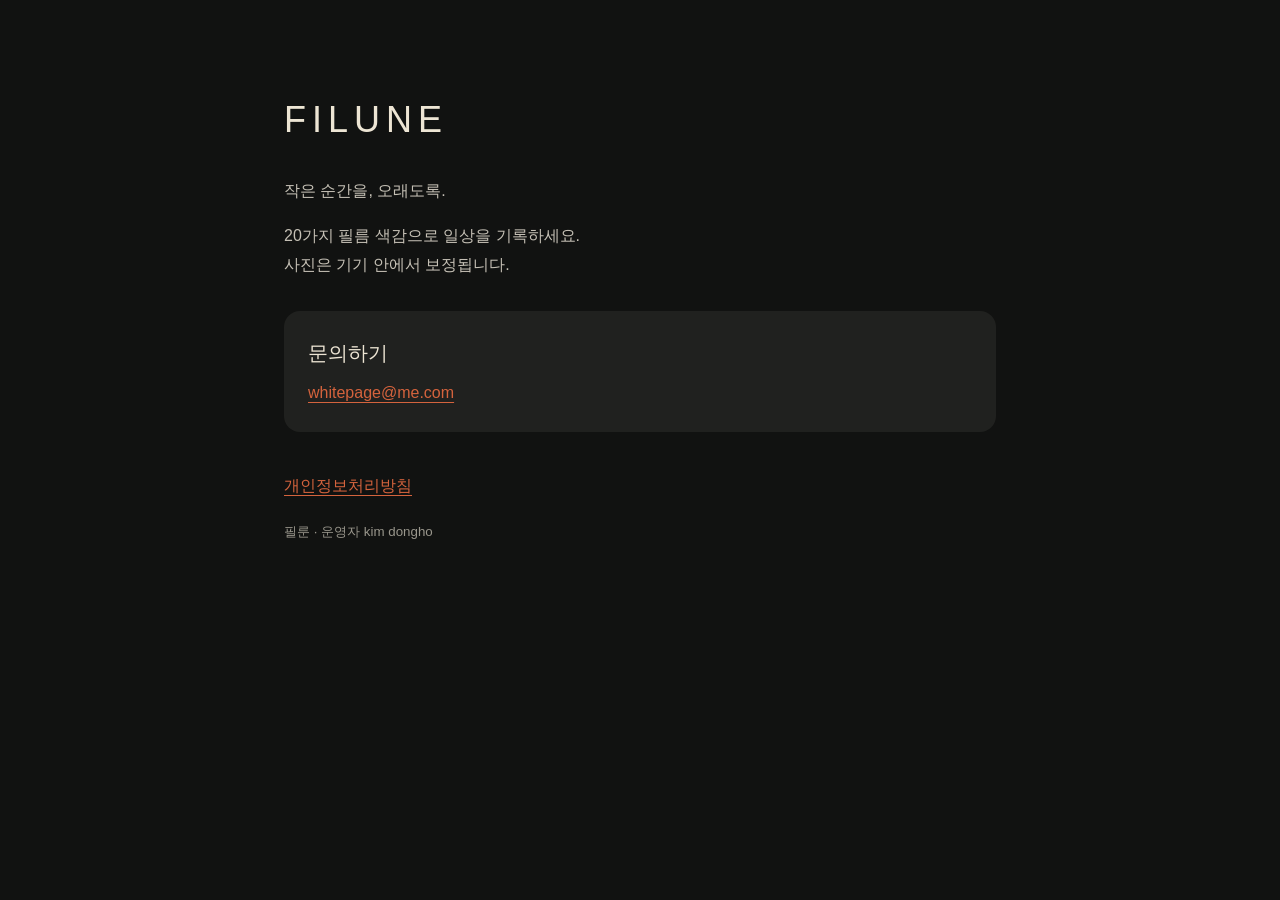
<file: index.html>
<!doctype html>
<html lang="ko">
<head><meta charset="utf-8"><meta name="viewport" content="width=device-width,initial-scale=1"><title>필룬 FILUNE · 고객지원</title><link rel="stylesheet" href="style.css"></head>
<body><main>
<h1>FILUNE</h1><p>작은 순간을, 오래도록.</p>
<p>20가지 필름 색감으로 일상을 기록하세요.<br>사진은 기기 안에서 보정됩니다.</p>
<section class="card"><h2>문의하기</h2><a href="mailto:whitepage@me.com">whitepage@me.com</a></section>
<nav><a href="privacy.html">개인정보처리방침</a></nav>
<p><small>필룬 · 운영자 kim dongho</small></p>
</main></body></html>
</file>
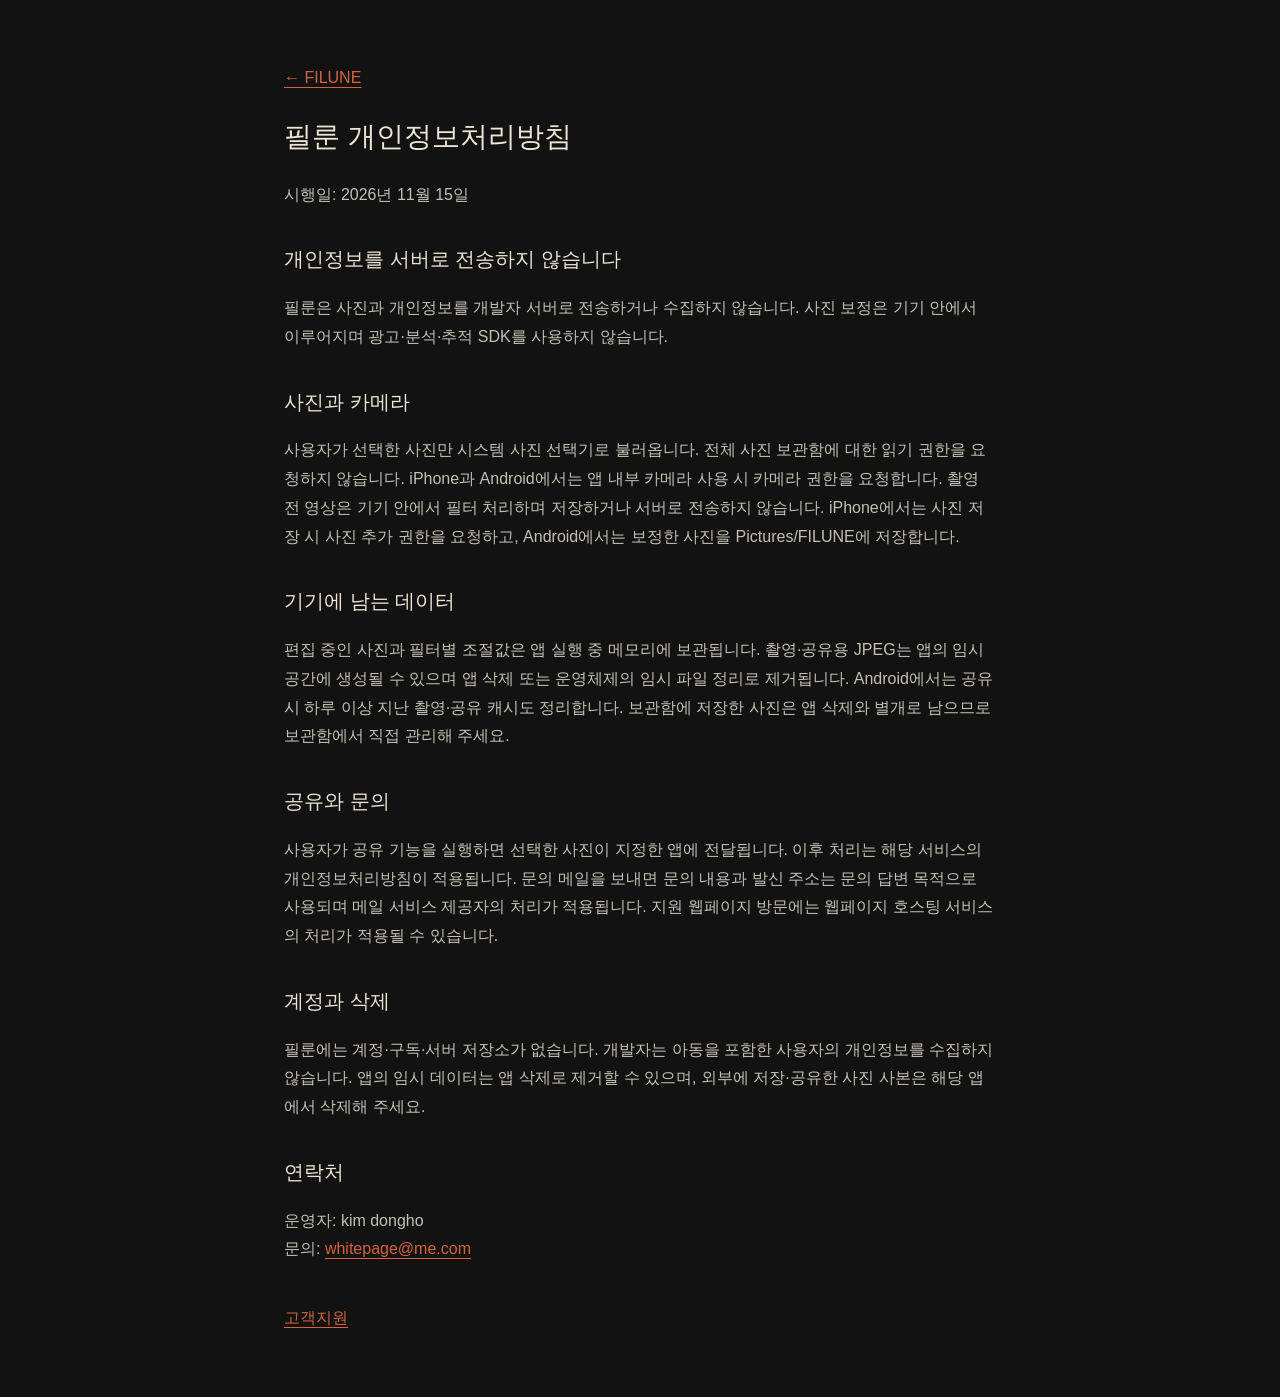
<file: privacy.html>
<!doctype html>
<html lang="ko">
<head><meta charset="utf-8"><meta name="viewport" content="width=device-width,initial-scale=1"><title>필룬 FILUNE · 개인정보처리방침</title><link rel="stylesheet" href="style.css"></head>
<body><main>
<a href="index.html">← FILUNE</a><h1 class="policy-title">필룬 개인정보처리방침</h1>
<p>시행일: 2026년 11월 15일</p>
<h2>개인정보를 서버로 전송하지 않습니다</h2>
<p>필룬은 사진과 개인정보를 개발자 서버로 전송하거나 수집하지 않습니다. 사진 보정은 기기 안에서 이루어지며 광고·분석·추적 SDK를 사용하지 않습니다.</p>
<h2>사진과 카메라</h2>
<p>사용자가 선택한 사진만 시스템 사진 선택기로 불러옵니다. 전체 사진 보관함에 대한 읽기 권한을 요청하지 않습니다. iPhone과 Android에서는 앱 내부 카메라 사용 시 카메라 권한을 요청합니다. 촬영 전 영상은 기기 안에서 필터 처리하며 저장하거나 서버로 전송하지 않습니다. iPhone에서는 사진 저장 시 사진 추가 권한을 요청하고, Android에서는 보정한 사진을 Pictures/FILUNE에 저장합니다.</p>
<h2>기기에 남는 데이터</h2>
<p>편집 중인 사진과 필터별 조절값은 앱 실행 중 메모리에 보관됩니다. 촬영·공유용 JPEG는 앱의 임시 공간에 생성될 수 있으며 앱 삭제 또는 운영체제의 임시 파일 정리로 제거됩니다. Android에서는 공유 시 하루 이상 지난 촬영·공유 캐시도 정리합니다. 보관함에 저장한 사진은 앱 삭제와 별개로 남으므로 보관함에서 직접 관리해 주세요.</p>
<h2>공유와 문의</h2>
<p>사용자가 공유 기능을 실행하면 선택한 사진이 지정한 앱에 전달됩니다. 이후 처리는 해당 서비스의 개인정보처리방침이 적용됩니다. 문의 메일을 보내면 문의 내용과 발신 주소는 문의 답변 목적으로 사용되며 메일 서비스 제공자의 처리가 적용됩니다. 지원 웹페이지 방문에는 웹페이지 호스팅 서비스의 처리가 적용될 수 있습니다.</p>
<h2>계정과 삭제</h2>
<p>필룬에는 계정·구독·서버 저장소가 없습니다. 개발자는 아동을 포함한 사용자의 개인정보를 수집하지 않습니다. 앱의 임시 데이터는 앱 삭제로 제거할 수 있으며, 외부에 저장·공유한 사진 사본은 해당 앱에서 삭제해 주세요.</p>
<h2>연락처</h2><p>운영자: kim dongho<br>문의: <a href="mailto:whitepage@me.com">whitepage@me.com</a></p>
<nav><a href="index.html">고객지원</a></nav>
</main></body></html>
</file>
<file: style.css>
:root{color-scheme:dark}*{box-sizing:border-box}body{margin:0;background:#111211;color:#ede5d4;font:16px/1.8 -apple-system,BlinkMacSystemFont,"Segoe UI",sans-serif}main{max-width:760px;margin:auto;padding:64px 24px}a{color:#d4633d;text-underline-offset:4px}h1{font-weight:300;letter-spacing:6px;font-size:36px}h1.policy-title{letter-spacing:0;font-size:28px}h2{font-size:20px;font-weight:500;margin-top:32px}p{color:#c5c0b5}nav{display:flex;gap:24px;margin-top:40px}.card{background:#20211f;border-radius:16px;padding:24px;margin:32px 0}.card h2{margin:0 0 8px}small{color:#99968c}
</file>
